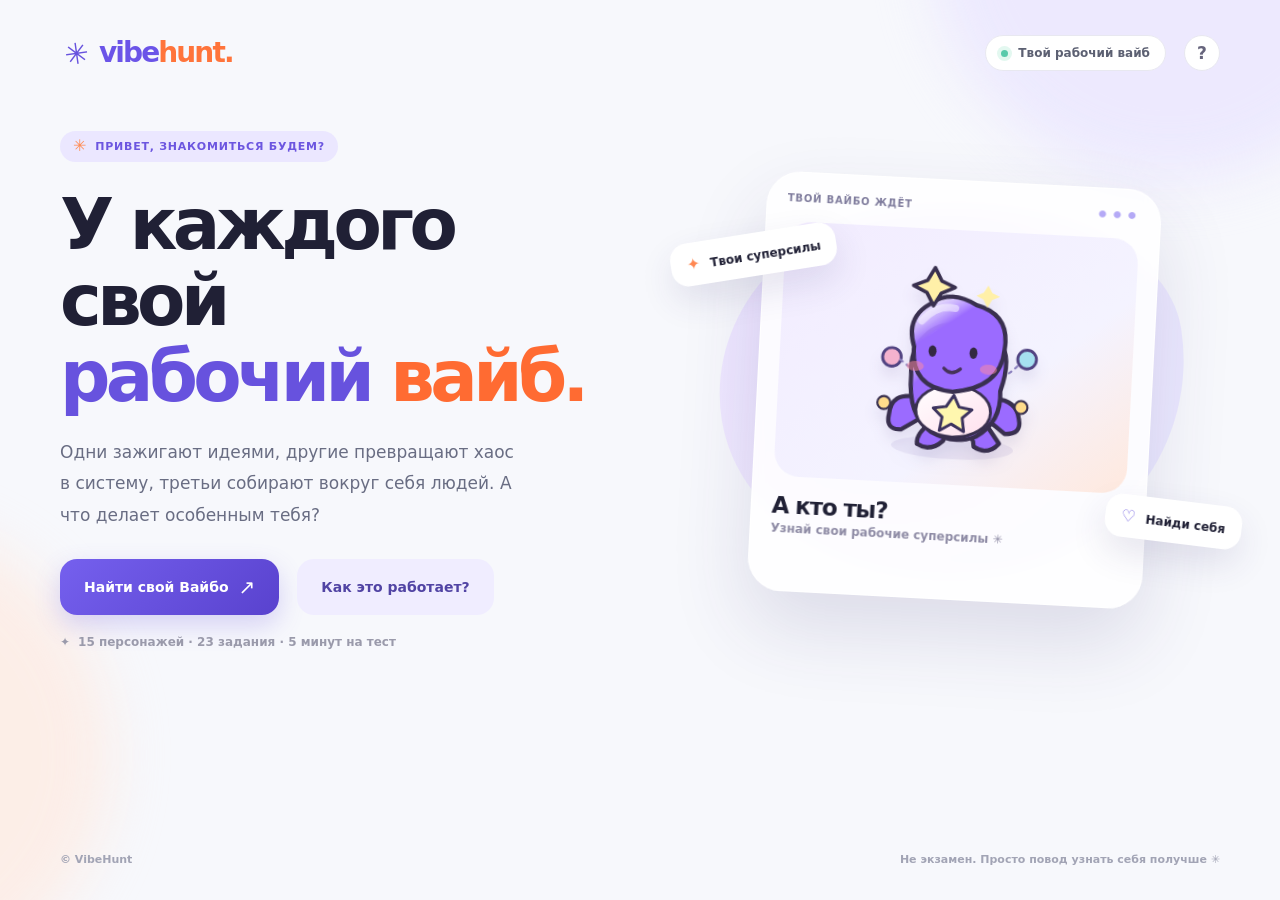
<file: index.html>
<!doctype html>
<html lang="ru">
  <head>
    <meta charset="UTF-8" />
    <meta name="viewport" content="width=device-width, initial-scale=1, viewport-fit=cover" />
    <meta name="theme-color" content="#f7f8fc" />
    <meta name="description" content="VibeHunt — короткий интерактивный тест о рабочем стиле, суперсилах и том, что тебя заряжает." />
    <title>VibeHunt — найди свой рабочий вайб</title>
    <link rel="icon" href="./favicon.svg" type="image/svg+xml" />
    <link rel="stylesheet" href="./styles.css" />
    <script src="./app.mjs" type="module"></script>
  </head>
  <body>
    <div class="ambient ambient--one" aria-hidden="true"></div>
    <div class="ambient ambient--two" aria-hidden="true"></div>

    <div class="app-shell">
      <header class="site-header">
        <a class="brand" href="./" id="brand-link" aria-label="VibeHunt — на главную">
          <span class="brand-symbol" aria-hidden="true">✳</span>
          <span class="brand-word"><span>vibe</span><span>hunt</span></span>
          <span class="brand-period" aria-hidden="true">.</span>
        </a>
        <div class="header-right">
          <span class="header-tag"><span class="status-dot" aria-hidden="true"></span> Твой рабочий вайб</span>
          <button class="icon-button help-toggle" id="help-button" aria-label="О тестировании" title="О тестировании" type="button">?</button>
        </div>
      </header>

      <main id="app" tabindex="-1" aria-live="polite" aria-relevant="additions text"></main>

      <footer class="site-footer">
        <span>© VibeHunt</span>
        <span>Не экзамен. Просто повод узнать себя получше ✳</span>
      </footer>
    </div>

    <dialog id="info-dialog" class="dialog">
      <div class="dialog-inner">
        <button class="dialog-close icon-button" type="button" aria-label="Закрыть" data-close-dialog>×</button>
        <div class="small-eyebrow">ПАРА СЛОВ О ТЕСТЕ</div>
        <h2>Здесь нет правильных ответов</h2>
        <p>Ты выбираешь то, что действительно тебе близко. По ответам мы предложим одного из 15 персонажей Вайбо и покажем твои возможные суперсилы.</p>
        <p>Вопросы о девизе, руководителе и команде — без таймера. Потом начнутся 23 коротких задания и отсчёт пяти минут.</p>
        <div class="dialog-callout">Это игровой профиль рабочих предпочтений, а не проверка способностей или оценка пригодности к работе.</div>
        <button class="button button--purple button--wide" type="button" data-close-dialog>Понятно!</button>
      </div>
    </dialog>

    <dialog id="next-dialog" class="dialog">
      <div class="dialog-inner">
        <button class="dialog-close icon-button" type="button" aria-label="Закрыть" data-close-dialog>×</button>
        <div class="small-eyebrow">ПРОДОЛЖЕНИЕ СЛЕДУЕТ</div>
        <h2>Это только начало твоей истории</h2>
        <p>В полной версии VibeHunt будет большое тестирование: подробный профиль, больше суперсил и личный маршрут карьерного развития.</p>
        <div class="dialog-callout">Пока доступно короткое знакомство с Вайбо. Полная версия с личным планом развития появится позже.</div>
        <button class="button button--purple button--wide" type="button" data-close-dialog>Вернуться к моему Вайбо</button>
      </div>
    </dialog>

    <div id="toast" class="toast" role="status" aria-live="polite" aria-atomic="true"></div>
  </body>
</html>
</file>
<file: styles.css>
:root {
  font-family: 'Segoe UI', system-ui, -apple-system, BlinkMacSystemFont, 'Arial', sans-serif;
  color: #202035;
  background: #f7f8fc;
  font-synthesis: none;
  text-rendering: optimizeLegibility;
  -webkit-font-smoothing: antialiased;
  --ink: #202035;
  --muted: #74788f;
  --violet: #6752de;
  --violet-deep: #4f3ab9;
  --orange: #ff6b32;
  --border: #e8e8f0;
  --shadow: 0 22px 70px rgba(35, 30, 78, .075);
}

*, *::before, *::after { box-sizing: border-box; }
html { min-height: 100%; }
body { min-height: 100vh; margin: 0; overflow-x: hidden; }
button, textarea, input { font: inherit; }
button { cursor: pointer; }
button:disabled { cursor: not-allowed; }
button:focus-visible, a:focus-visible, textarea:focus-visible, input:focus-visible {
  outline: 3px solid #ab9aff; outline-offset: 3px;
}
::selection { background: #d9d1ff; color: #30266b; }

.ambient { position: fixed; z-index: -1; border-radius: 50%; pointer-events: none; filter: blur(28px); }
.ambient--one { width: 480px; height: 480px; top: -300px; right: -130px; background: #e8e3ff; opacity: .7; }
.ambient--two { width: 470px; height: 470px; left: -360px; bottom: -90px; background: #ffe8dc; opacity: .64; }
.app-shell { width: min(1160px, calc(100% - 56px)); min-height: 100vh; margin: 0 auto; display: flex; flex-direction: column; }
.site-header { min-height: 105px; display: flex; align-items: center; justify-content: space-between; gap: 20px; }
.brand { display: inline-flex; align-items: center; text-decoration: none; gap: 3px; font-weight: 800; font-size: 28px; letter-spacing: -1.9px; }
.brand-word span:first-child { color: #6b54e8; }
.brand-word span:last-child { color: #ff743b; }
.brand-symbol { display: inline-grid; place-items: center; width: 31px; height: 31px; color: #6752de; margin-right: 5px; font-size: 29px; transform: rotate(-8deg); }
.brand-period { color: #ff743b; align-self: flex-end; margin-left: -3px; }
.header-right { display: flex; align-items: center; gap: 18px; }
.header-tag { background: #fff; color: #5c6072; border: 1px solid var(--border); border-radius: 99px; padding: 10px 15px; font-size: 12px; font-weight: 800; white-space: nowrap; }
.status-dot { display: inline-block; width: 7px; height: 7px; background: #59caab; border-radius: 50%; margin-right: 6px; box-shadow: 0 0 0 4px #e3f8f0; }
.icon-button { border: 1px solid #e7e7ef; border-radius: 50%; width: 36px; height: 36px; display: inline-grid; place-items: center; background: white; color: #66647c; font-size: 17px; font-weight: 800; transition: background .2s, transform .2s; }
.icon-button:hover { background: #eeebff; transform: translateY(-1px); }
main { flex: 1; display: flex; flex-direction: column; outline: 0; }
.site-footer { min-height: 82px; display: flex; justify-content: space-between; gap: 20px; align-items: center; color: #a2a4b5; font-size: 11px; font-weight: 600; }

.eyebrow, .small-eyebrow { letter-spacing: .11em; font-size: 11px; font-weight: 800; color: #6c56e0; text-transform: uppercase; }
.eyebrow { display: inline-flex; align-items: center; gap: 8px; padding: 9px 13px; border-radius: 99px; background: #ebe7ff; width: max-content; letter-spacing: .07em; }
.eyebrow .mini-spark { color: #ff8b53; font-size: 16px; line-height: 10px; }
h1, h2, h3, p { margin-top: 0; }
.display { font-weight: 800; line-height: 1.08; letter-spacing: -.065em; }
.muted { color: var(--muted); }
.orange { color: var(--orange); }
.violet { color: var(--violet); }

.button { display: inline-flex; justify-content: center; align-items: center; gap: 10px; min-height: 56px; padding: 0 24px; border: 0; border-radius: 17px; font-weight: 800; font-size: 14px; transition: transform .2s, box-shadow .2s, background .2s; text-decoration: none; }
.button:not(:disabled):hover { transform: translateY(-2px); }
.button--purple { color: white; background: linear-gradient(135deg,#7560ee, #5942ce); box-shadow: 0 10px 26px rgba(104,83,222,.24); }
.button--purple:not(:disabled):hover { box-shadow: 0 15px 30px rgba(104,83,222,.3); }
.button--light { color: #5144a4; background: #f0edff; }
.button--outline { background: #fff; color: #58586e; border: 1px solid #e3e3ed; }
.button--wide { width: 100%; }
.button--small { min-height: 44px; padding: 0 18px; font-size: 12px; border-radius: 12px; }
.button:disabled { opacity: .46; box-shadow: none; }
.button-arrow { font-size: 20px; font-weight: 500; line-height: 1; }
.button-subtle { background: transparent; border: 0; font-size: 12px; color: #8d8ea0; text-decoration: underline; text-underline-offset: 4px; padding: 6px; }
.button-subtle:hover { color: #5846d0; }

/* WELCOME */
.welcome { display: grid; grid-template-columns: 1.03fr .97fr; align-items: center; gap: clamp(20px,5vw,65px); min-height: 580px; padding: 25px 0 35px; }
.welcome__copy { max-width: 590px; position: relative; z-index: 2; }
.welcome h1 { font-size: clamp(47px,5.5vw,77px); margin: 25px 0 22px; }
.welcome__description { color: #696d83; font-size: clamp(14px,1.5vw,17px); line-height: 1.85; max-width: 460px; margin-bottom: 28px; }
.welcome__actions { display: flex; align-items: center; flex-wrap: wrap; gap: 18px; }
.under-cta { display: flex; gap: 8px; align-items: center; color: #9a9aab; font-size: 12px; font-weight: 700; margin-top: 20px; }
.under-cta svg { color: #62c5ad; }
.welcome-art { min-height: 475px; position: relative; display: grid; place-items: center; }
.welcome-art__back { position: absolute; width: 88%; height: 78%; border-radius: 41% 59% 47% 53% / 48% 43% 57% 52%; background: radial-gradient(circle at 38% 31%,#e8e0ff 0%,#f0e9ff 54%,#e6e9ff 100%); transform: rotate(-9deg); }
.hero-card { position: relative; width: min(100%, 395px); min-height: 420px; border: 1px solid rgba(255,255,255,.9); border-radius: 34px; background: rgba(255,255,255,.83); box-shadow: 0 35px 80px rgba(58,48,116,.14); padding: 20px; backdrop-filter: blur(8px); transform: rotate(3deg); }
.hero-card__top { display: flex; justify-content: space-between; align-items: center; color: #7f7c9d; font-size: 10px; font-weight: 800; letter-spacing: .08em; }
.mini-dots { letter-spacing: 2px; color: #b4a9f6; font-size: 20px; line-height: 10px; }
.hero-card__visual { position: relative; height: 255px; border-radius: 25px; margin-top: 18px; display: grid; place-items: center; background: linear-gradient(140deg,#f2ecff,#f4f3ff 64%,#ffe9de); overflow: hidden; }
.hero-card__visual svg { width: 230px; max-height: 245px; filter: drop-shadow(0 10px 7px rgba(52,36,99,.09)); }
.hero-card__name { font-size: 23px; font-weight: 800; letter-spacing: -.05em; margin: 16px 0 3px; }
.hero-card__sub { font-size: 12px; font-weight: 700; color: #8e8ba5; }
.float-bubble { position: absolute; z-index: 3; background: white; box-shadow: 0 15px 35px rgba(61,52,118,.12); border-radius: 17px; padding: 12px 16px; font-size: 12px; font-weight: 800; white-space: nowrap; }
.float-bubble--left { left: -18px; top: 80px; transform: rotate(-9deg); }
.float-bubble--right { right: -22px; bottom: 85px; transform: rotate(7deg); }
.float-bubble span { font-size: 16px; margin-right: 6px; }
.float-bubble--left span { color: #ff8751; }
.float-bubble--right span { color: #6e5bdf; }

/* SHARED PANELS */
.stage { width: min(100%, 960px); margin: auto; padding: 25px 0 50px; }
.stage--narrow { max-width: 755px; }
.stage-heading { text-align: center; max-width: 625px; margin: 0 auto 27px; }
.stage-heading h1 { font-size: clamp(29px,4vw,45px); line-height: 1.22; letter-spacing: -.055em; margin: 14px 0; }
.stage-heading p { color: #838397; font-size: 14px; line-height: 1.7; }
.paper { border: 1px solid rgba(226,226,237,.88); border-radius: 29px; background: #fff; box-shadow: var(--shadow); }
.intro-panel { padding: clamp(22px,4.4vw,48px); }
.intro-panel__top { display: flex; justify-content: space-between; align-items: center; gap: 15px; margin-bottom: 24px; }
.mini-step { border: 1px solid #ebe7ff; border-radius: 99px; padding: 8px 13px; font-size: 12px; font-weight: 800; color: #6a56d5; background: #f6f3ff; }
.no-clock { display: flex; gap: 6px; color: #65a996; font-size: 11px; font-weight: 800; align-items: center; }
.intro-fields { display: grid; gap: 24px; }
.field-group label { display: block; font-size: 15px; color: #313044; font-weight: 800; margin-bottom: 6px; letter-spacing: -.02em; }
.field-hint { font-size: 12px; color: #9b9baa; margin-bottom: 10px; line-height: 1.6; }
.field-control { display: block; width: 100%; min-height: 75px; resize: vertical; background: #fbfbff; border: 1.5px solid #e9e8f2; border-radius: 16px; padding: 16px; outline: none; color: #302e48; font-size: 13px; line-height: 1.6; transition: border .2s, box-shadow .2s; }
.field-control:focus { border-color: #a596fa; box-shadow: 0 0 0 4px #eeeaff; }
.field-control::placeholder { color: #b9b8c8; }
.field-control.is-invalid { border-color: #f5a4a3; }
.field-meta { display: flex; justify-content: space-between; align-items: center; margin-top: 7px; color: #b4b3bf; font-size: 10px; }
.field-warning { color: #d86767; font-size: 11px; font-weight: 700; }
.intro-panel__bottom { border-top: 1px solid #f0eff5; margin-top: 29px; padding-top: 22px; display: flex; align-items: center; justify-content: space-between; flex-wrap: wrap; gap: 16px; }
.privacy-note { max-width: 315px; display: flex; gap: 9px; align-items: flex-start; color: #9c9ba9; font-size: 10px; line-height: 1.6; }
.privacy-note .note-icon { font-size: 15px; flex: none; }

/* QUIZ */
.quiz-wrap { width: min(100%, 865px); margin: 18px auto 0; padding: 0 0 42px; }
.quiz-top { display: flex; align-items: center; justify-content: space-between; gap: 12px; margin-bottom: 15px; }
.quiz-progress-text { font-size: 12px; font-weight: 800; color: #6c6985; }
.quiz-progress-text span { color: #6a55df; }
.timer { display: flex; gap: 9px; align-items: center; padding: 9px 13px; border: 1px solid #ece9f5; background: #fff; border-radius: 99px; color: #716e88; }
.timer__ring { height: 20px; width: 20px; border-radius: 50%; background: conic-gradient(var(--violet) var(--timer-angle),#eeeaf9 0); display: grid; place-items: center; }
.timer__ring::after { content: ''; display: block; height: 11px; width: 11px; border-radius: 50%; background: #fff; }
.timer__clock { font-size: 12px; font-variant-numeric: tabular-nums; font-weight: 800; color: #4d466c; }
.timer.is-urgent { border-color: #ffd4c8; background: #fff6f2; }
.timer.is-urgent .timer__ring { background: conic-gradient(#ff7a54 var(--timer-angle),#ffe7df 0); }
.timer.is-done { background: #fff6f2; border-color: #ffdcd1; }
.progress-track { height: 7px; border-radius: 99px; overflow: hidden; background: #e9e8f4; margin-bottom: 23px; }
.progress-fill { height: 100%; border-radius: inherit; background: linear-gradient(90deg,#765ff0,#b296fb,#ff9874); transition: width .4s ease; }
.quiz-card { min-height: 465px; padding: clamp(22px,4.5vw,48px); }
.quiz-card__header { display: flex; justify-content: space-between; align-items: center; gap: 15px; margin-bottom: 18px; }
.quiz-category { display: inline-flex; align-items: center; gap: 8px; color: #6c56de; font-size: 11px; font-weight: 800; background: #f1eeff; border-radius: 99px; padding: 9px 12px; }
.quiz-category.green { color: #239475; background: #eaf9f3; }
.quiz-category.red { color: #d76a6a; background: #fff0ee; }
.quiz-dots { color: #d3d0e3; font-size: 20px; font-weight: 800; letter-spacing: 3px; }
.quiz-title { max-width: 685px; font-size: clamp(24px,3.15vw,34px); line-height: 1.27; font-weight: 800; letter-spacing: -.05em; margin: 0 0 22px; }
.quiz-hint { font-size: 12px; color: #9b98aa; margin: -8px 0 22px; }
.choice-list { display: grid; gap: 12px; }
.choice-list--multi { grid-template-columns: repeat(2, minmax(0, 1fr)); }
.choice { width: 100%; display: flex; align-items: center; gap: 14px; text-align: left; background: #f9f9fd; border: 1.5px solid #eeedf5; border-radius: 18px; min-height: 75px; padding: 16px 19px; color: #4a495e; transition: background .18s, border .18s, transform .18s, box-shadow .18s; }
.choice:hover { border-color: #c7bbff; background: #f7f5ff; transform: translateY(-1px); }
.choice.is-selected { background: #f2efff; border-color: #8c76ef; box-shadow: 0 0 0 2px #e8e0ff; }
.choice__marker { flex: none; display: grid; place-items: center; height: 35px; width: 35px; border-radius: 11px; border: 1px solid #e3e1ee; background: white; color: #aea9c3; font-weight: 800; font-size: 13px; }
.choice.is-selected .choice__marker { background: #7359e8; color: #fff; border-color: #7359e8; }
.choice__text { flex: 1; font-size: clamp(12px,1.2vw,14px); font-weight: 700; line-height: 1.5; }
.choice__tick { color: #afa5e9; flex: none; opacity: 0; font-weight: 800; }
.choice.is-selected .choice__tick { opacity: 1; }
.choice-list--multi .choice { min-height: 74px; }
.choice-list--multi .choice__marker { width: 29px; height: 29px; border-radius: 9px; }
.selection-count { display: flex; justify-content: space-between; color: #8c889e; font-size: 12px; font-weight: 700; margin-top: 18px; }
.selection-count strong { color: #6b56dd; }
.scale-options { display: grid; grid-template-columns: repeat(5, 1fr); gap: 12px; margin: 42px 0 17px; }
.scale-button { min-height: 84px; border: 1.5px solid #ebeaf4; background: #f9f9fd; border-radius: 19px; color: #6c6783; font-size: 27px; font-weight: 800; transition: .18s; }
.scale-button:hover { background: #f1edff; border-color: #bbaefd; }
.scale-button.is-selected { color: #fff; background: #7059e5; border-color: #7059e5; box-shadow: 0 9px 22px rgba(103,82,222,.23); }
.scale-labels { display: flex; justify-content: space-between; gap: 14px; color: #9694aa; font-size: 11px; font-weight: 700; }
.scale-labels span:last-child { text-align: right; }
.quiz-bottom { display: flex; align-items: center; justify-content: space-between; gap: 14px; padding: 22px 0 0; }
.back-button { min-height: 52px; min-width: 110px; border: 0; background: transparent; color: #8d8aa1; font-size: 13px; font-weight: 800; }
.back-button:disabled { opacity: .3; }
.quiz-bottom__right { display: flex; align-items: center; gap: 12px; }
.question-tip { font-size: 11px; color: #a6a3b3; }
.overtime-note { display: flex; gap: 10px; align-items: center; margin: 14px 0 0; padding: 13px 16px; border: 1px solid #fbe3d8; background: #fff5f0; color: #a86650; border-radius: 14px; font-size: 12px; line-height: 1.6; }

/* RESULT */
.result { width: min(100%, 1040px); margin: 0 auto; padding: 20px 0 55px; }
.result-topline { display: flex; justify-content: center; }
.result-title { font-size: clamp(32px,4.3vw,50px); letter-spacing: -.06em; line-height: 1.14; text-align: center; margin: 16px 0 13px; }
.result-subtitle { color: #8e8b9f; line-height: 1.7; text-align: center; margin: 0 auto 28px; max-width: 650px; font-size: 13px; }
.result-card { display: grid; grid-template-columns: minmax(265px,.84fr) minmax(330px,1.16fr); border-radius: 32px; overflow: hidden; border: 1px solid #e7e4f2; background: white; box-shadow: var(--shadow); }
.result-card__art { position: relative; min-height: 400px; display: flex; flex-direction: column; align-items: center; justify-content: center; padding: 30px; background: radial-gradient(circle at 50% 27%,#fdfaff,#eee8ff 70%,#e8e5ff); }
.result-card__art::before { content: ''; position: absolute; width: 245px; height: 245px; border-radius: 50%; border: 1px solid rgba(125,90,216,.19); }
.result-card__art::after { content: ''; position: absolute; width: 310px; height: 310px; border-radius: 50%; border: 1px dashed rgba(125,90,216,.13); }
.avatar-stage { z-index: 1; width: 95%; max-width: 290px; filter: drop-shadow(0 17px 11px rgba(64,43,111,.1)); }
.avatar-stage svg { display: block; width: 100%; height: auto; }
.avatar-ribbon { z-index: 2; border-radius: 99px; color: #6953d5; background: white; box-shadow: 0 8px 25px rgba(96,75,163,.13); padding: 9px 18px; font-size: 11px; font-weight: 800; }
.result-card__details { padding: clamp(25px,4vw,43px); }
.result-label { color: #9b96b2; font-size: 10px; letter-spacing: .14em; font-weight: 800; }
.persona-name { font-size: clamp(35px,4vw,51px); line-height: 1; font-weight: 800; letter-spacing: -.065em; margin: 13px 0 15px; }
.persona-desc { font-size: 13px; color: #7f7d90; line-height: 1.8; margin-bottom: 26px; }
.result-divider { height: 1px; background: #efedf5; margin: 23px 0; }
.detail-label { font-size: 11px; color: #8e899f; font-weight: 800; margin-bottom: 12px; }
.strength-list { display: flex; flex-wrap: wrap; gap: 9px; }
.strength { display: inline-flex; padding: 11px 13px; border: 1px solid #eae6ff; border-radius: 12px; background: #f6f3ff; color: #6453c4; font-size: 11px; font-weight: 800; }
.strength::before { content: '✳'; margin-right: 6px; color: #ff8754; }
.energy-text { display: flex; gap: 12px; align-items: flex-start; font-size: 13px; color: #535169; font-weight: 700; line-height: 1.6; }
.energy-icon { font-size: 20px; }
.result-options { margin-top: 18px; border: 1px solid #ece9f4; background: white; border-radius: 22px; padding: 18px; }
.result-options h3 { font-size: 15px; margin: 0 0 6px; }
.result-options p { color: #9996a8; font-size: 11px; line-height: 1.6; margin-bottom: 15px; }
.candidate-grid { display: grid; grid-template-columns: repeat(auto-fit,minmax(160px,1fr)); gap: 10px; }
.candidate { text-align: left; border: 1.5px solid #e9e8f1; background: #fdfdff; padding: 12px; border-radius: 14px; display: flex; align-items: center; gap: 10px; transition: .2s; }
.candidate:hover { border-color: #c9bcff; }
.candidate--informational { cursor: default; }
.candidate--informational:hover { border-color: #e9e8f1; }
.candidate.is-selected { border-color: #8b75ea; background: #f4f0ff; }
.candidate svg { width: 42px; height: 42px; flex: none; }
.candidate strong { display: block; font-size: 12px; }
.candidate small { display: block; margin-top: 3px; color: #9994ad; font-size: 10px; }
.next-step { display: flex; align-items: center; justify-content: space-between; gap: 20px; padding: 25px 29px; margin-top: 18px; border-radius: 22px; background: #24233b; color: white; }
.next-step__copy h3 { margin: 0 0 7px; font-size: 17px; }
.next-step__copy p { color: #c5c2d7; font-size: 11px; line-height: 1.6; max-width: 520px; margin: 0; }
.next-step .button { white-space: nowrap; background: #fff; color: #5f4bd7; min-height: 47px; font-size: 12px; }
.feedback-bar { display: flex; justify-content: center; align-items: center; flex-wrap: wrap; gap: 10px; margin-top: 28px; }
.feedback-bar span { color: #888598; font-size: 12px; font-weight: 700; margin-right: 5px; }
.feedback-btn { border: 1px solid #e5e4ed; border-radius: 99px; color: #727085; padding: 10px 14px; background: #fff; font-size: 11px; font-weight: 800; }
.feedback-btn:hover { background: #f6f2ff; border-color: #c7b9ff; }
.feedback-btn.is-selected { color: #5c46c6; background: #efeaff; border-color: #9c8ceb; }
.result-actions { margin-top: 18px; display: flex; gap: 16px; align-items: center; justify-content: center; flex-wrap: wrap; }
.result-footnote { text-align: center; color: #b3aebe; font-size: 10px; max-width: 660px; line-height: 1.65; margin: 16px auto 0; }

/* DIALOGS, NOTICES */
.dialog { width: min(440px, calc(100% - 32px)); max-height: calc(100% - 35px); overflow-y: auto; border: 1px solid #e6e3f2; background: white; border-radius: 26px; padding: 0; color: var(--ink); box-shadow: 0 30px 100px rgba(30,23,70,.22); }
.dialog::backdrop { background: rgba(25,22,52,.39); backdrop-filter: blur(5px); }
.dialog-inner { padding: 35px; position: relative; }
.dialog-inner h2 { font-size: 25px; letter-spacing: -.05em; line-height: 1.26; margin: 10px 0 16px; }
.dialog-inner p { color: #797789; font-size: 12px; line-height: 1.8; margin-bottom: 12px; }
.dialog-close { position: absolute; right: 16px; top: 16px; width: 30px; height: 30px; font-size: 22px; }
.dialog-callout { margin: 19px 0; padding: 16px; border-radius: 12px; background: #f4f0ff; color: #6851cb; font-weight: 700; font-size: 11px; line-height: 1.65; }
.toast { position: fixed; z-index: 30; left: 50%; bottom: 26px; transform: translate(-50%, 70px); border-radius: 14px; padding: 13px 20px; background: #2a2540; color: white; font-size: 12px; font-weight: 700; box-shadow: 0 10px 28px rgba(24,18,53,.2); opacity: 0; pointer-events: none; transition: opacity .2s,transform .2s; max-width: calc(100% - 20px); text-align: center; }
.toast.is-visible { opacity: 1; transform: translate(-50%,0); }
.confetti { position: absolute; height: 7px; width: 7px; border-radius: 2px; background: #fb975d; }

@media (max-width: 910px) {
  .welcome { grid-template-columns: 1fr 1fr; gap: 18px; }
  .welcome h1 { font-size: clamp(41px,6.4vw,59px); }
  .hero-card { width: 95%; }
  .float-bubble--left { left: -10px; }
  .float-bubble--right { right: -6px; }
}
@media (max-width: 730px) {
  .app-shell { width: min(100% - 32px, 570px); }
  .site-header { min-height: 83px; }
  .header-tag { display: none; }
  .welcome { padding: 35px 0; grid-template-columns: 1fr; min-height: auto; gap: 34px; }
  .welcome__copy { text-align: center; margin: 0 auto; }
  .welcome .eyebrow { margin: 0 auto; }
  .welcome h1 { font-size: clamp(48px,10.6vw,68px); margin: 20px 0 15px; }
  .welcome__description { margin: 0 auto 23px; }
  .welcome__actions, .under-cta { justify-content: center; }
  .welcome-art { min-height: 390px; }
  .hero-card { width: 330px; min-height: 380px; padding: 17px; }
  .hero-card__visual { height: 220px; }
  .hero-card__visual svg { width: 207px; }
  .float-bubble--left { left: 5px; top: 45px; }
  .float-bubble--right { right: 3px; bottom: 55px; }
  .result-card { grid-template-columns: 1fr; }
  .result-card__art { min-height: 310px; }
  .avatar-stage { max-width: 220px; }
  .result-card__art::before { width: 210px; height: 210px; }
  .result-card__art::after { width: 275px; height: 275px; }
  .result-card__details { padding: 28px; }
  .next-step { align-items: flex-start; flex-direction: column; }
}
@media (max-width: 480px) {
  .app-shell { width: calc(100% - 28px); }
  .brand { font-size: 25px; }
  .brand-symbol { font-size: 23px; margin-right: 0; }
  .site-footer { flex-direction: column; text-align: center; justify-content: center; gap: 5px; padding: 12px 0; }
  .welcome h1 { font-size: clamp(41px,11.5vw,55px); }
  .welcome__description { font-size: 13px; }
  .welcome-art { min-height: 350px; }
  .hero-card { width: 85%; min-height: 344px; padding: 14px; border-radius: 24px; }
  .hero-card__visual { height: 195px; margin-top: 13px; }
  .hero-card__visual svg { width: 190px; }
  .hero-card__name { font-size: 20px; }
  .float-bubble { padding: 10px; font-size: 10px; }
  .float-bubble--left { left: 1px; }
  .float-bubble--right { right: 0; bottom: 25px; }
  .stage { padding: 16px 0 27px; }
  .stage-heading h1 { font-size: 30px; }
  .intro-panel { padding: 20px; border-radius: 22px; }
  .intro-panel__bottom .button { width: 100%; }
  .quiz-wrap { margin-top: 9px; }
  .quiz-card { border-radius: 22px; min-height: 420px; padding: 22px 19px; }
  .quiz-title { font-size: 23px; }
  .choice { gap: 10px; padding: 13px 12px; border-radius: 14px; min-height: 69px; }
  .choice__marker { width: 31px; height: 31px; }
  .choice-list--multi { grid-template-columns: 1fr; gap: 9px; }
  .choice-list--multi .choice { min-height: 62px; }
  .choice__text { font-size: 12px; }
  .scale-options { gap: 7px; margin: 30px 0 16px; }
  .scale-button { min-height: 70px; border-radius: 13px; font-size: 24px; }
  .question-tip { display: none; }
  .quiz-bottom { padding-top: 15px; }
  .back-button { min-width: 80px; }
  .quiz-bottom .button { min-height: 52px; padding: 0 18px; }
  .result-title { font-size: 35px; }
  .result-card__details { padding: 24px 20px; }
  .persona-name { font-size: 37px; }
  .next-step { padding: 22px; }
  .next-step .button { width: 100%; }
  .dialog-inner { padding: 27px; }
}
@media (prefers-reduced-motion: reduce) {
  *, *::before, *::after { scroll-behavior: auto !important; transition-duration: .01ms !important; animation-duration: .01ms !important; }
}
</file>
